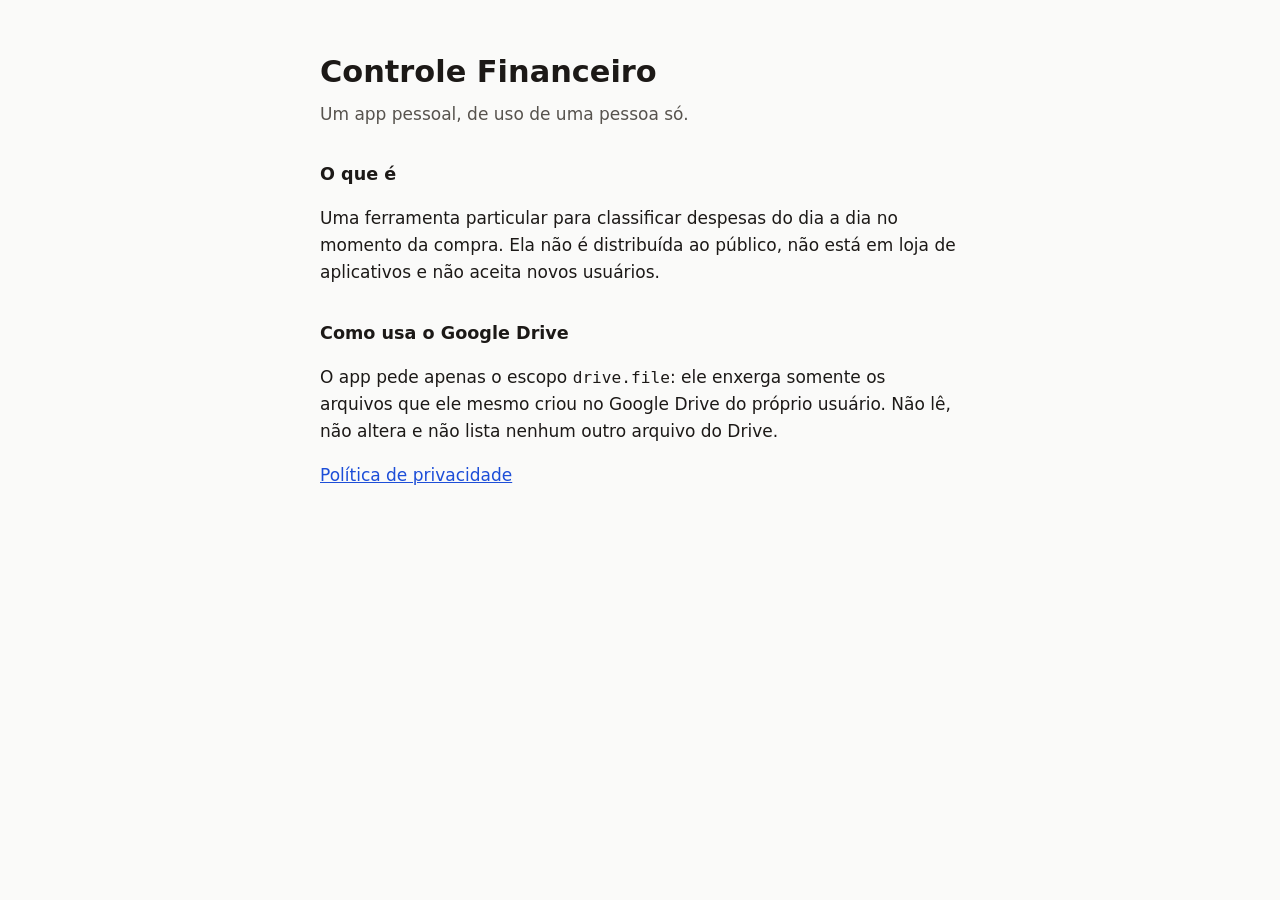
<file: index.html>
<!doctype html>
<html lang="pt-BR">
<head>
  <meta charset="utf-8">
  <meta name="viewport" content="width=device-width, initial-scale=1">
  <meta name="google-site-verification" content="cwz8ij-X32oahuwXoGW2tIBRBdgUCeizoMRhVcBR6Qk" />
  <title>Controle Financeiro — app pessoal</title>
  <link rel="stylesheet" href="estilo.css">
</head>
<body>
  <main>
    <h1>Controle Financeiro</h1>
    <p class="sub">Um app pessoal, de uso de uma pessoa só.</p>

    <h2>O que é</h2>
    <p>
      Uma ferramenta particular para classificar despesas do dia a dia no momento da
      compra. Ela não é distribuída ao público, não está em loja de aplicativos e não
      aceita novos usuários.
    </p>

    <h2>Como usa o Google Drive</h2>
    <p>
      O app pede apenas o escopo <code>drive.file</code>: ele enxerga somente os
      arquivos que ele mesmo criou no Google Drive do próprio usuário. Não lê, não
      altera e não lista nenhum outro arquivo do Drive.
    </p>

    <p><a href="privacidade.html">Política de privacidade</a></p>
  </main>
</body>
</html>
</file>
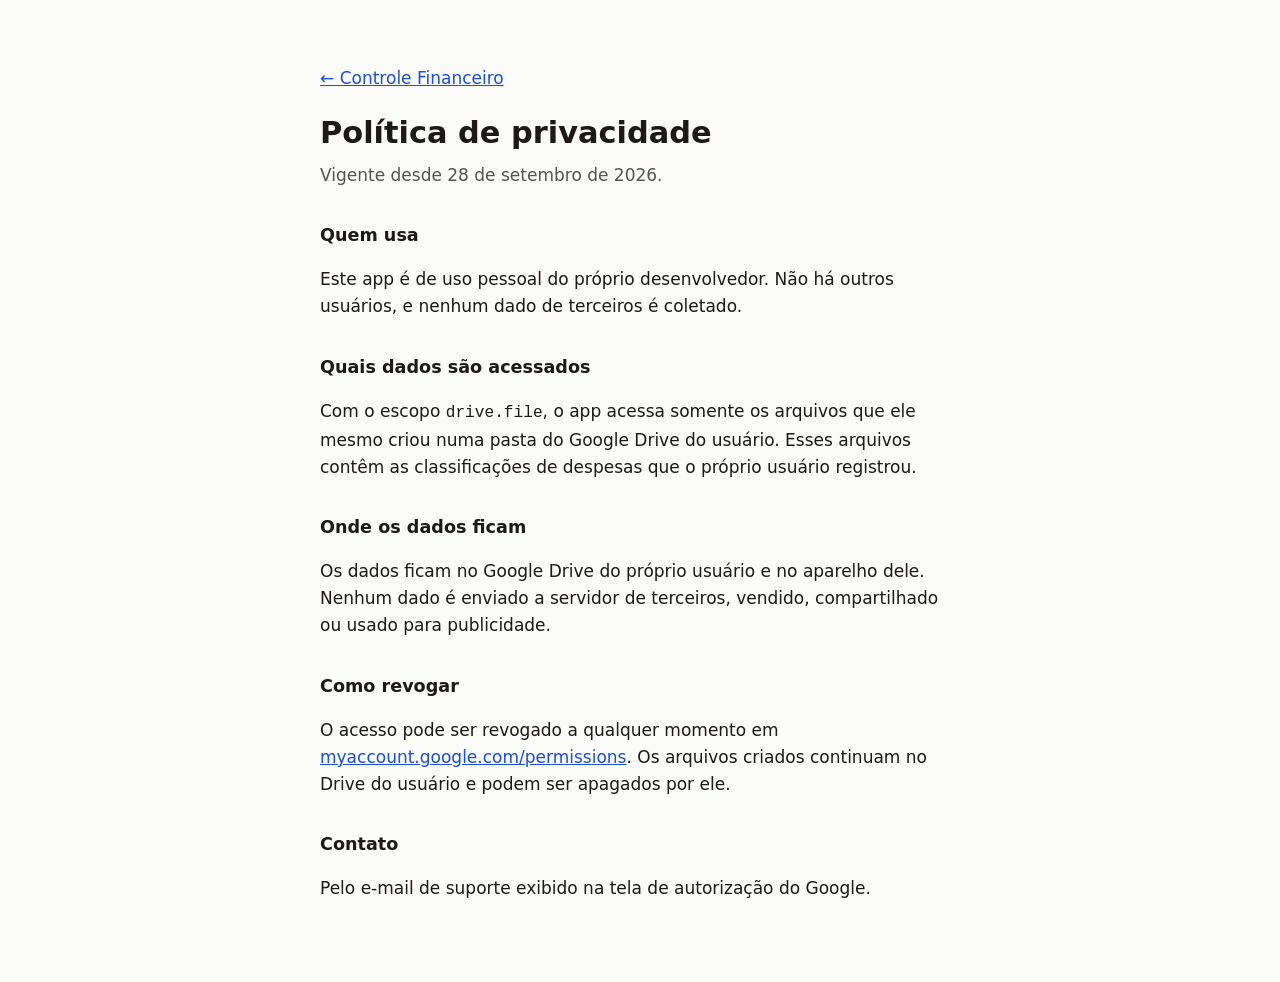
<file: privacidade.html>
<!doctype html>
<html lang="pt-BR">
<head>
  <meta charset="utf-8">
  <meta name="viewport" content="width=device-width, initial-scale=1">
  <title>Política de privacidade — Controle Financeiro</title>
  <link rel="stylesheet" href="estilo.css">
</head>
<body>
  <main>
    <p><a href="index.html">← Controle Financeiro</a></p>
    <h1>Política de privacidade</h1>
    <p class="sub">Vigente desde 28 de setembro de 2026.</p>

    <h2>Quem usa</h2>
    <p>
      Este app é de uso pessoal do próprio desenvolvedor. Não há outros usuários, e
      nenhum dado de terceiros é coletado.
    </p>

    <h2>Quais dados são acessados</h2>
    <p>
      Com o escopo <code>drive.file</code>, o app acessa somente os arquivos que ele
      mesmo criou numa pasta do Google Drive do usuário. Esses arquivos contêm as
      classificações de despesas que o próprio usuário registrou.
    </p>

    <h2>Onde os dados ficam</h2>
    <p>
      Os dados ficam no Google Drive do próprio usuário e no aparelho dele. Nenhum dado
      é enviado a servidor de terceiros, vendido, compartilhado ou usado para
      publicidade.
    </p>

    <h2>Como revogar</h2>
    <p>
      O acesso pode ser revogado a qualquer momento em
      <a href="https://myaccount.google.com/permissions">myaccount.google.com/permissions</a>.
      Os arquivos criados continuam no Drive do usuário e podem ser apagados por ele.
    </p>

    <h2>Contato</h2>
    <p>Pelo e-mail de suporte exibido na tela de autorização do Google.</p>
  </main>
</body>
</html>
</file>
<file: estilo.css>
:root {
  --fundo: #fafaf9;
  --texto: #1c1917;
  --suave: #57534e;
  --link: #1d4ed8;
}
@media (prefers-color-scheme: dark) {
  :root { --fundo: #1c1917; --texto: #f5f5f4; --suave: #a8a29e; --link: #93c5fd; }
}
body {
  margin: 0;
  background: var(--fundo);
  color: var(--texto);
  font: 17px/1.6 system-ui, -apple-system, "Segoe UI", sans-serif;
}
main { max-width: 40rem; margin: 0 auto; padding: 3rem 1rem 4rem; }
h1 { font-size: 1.9rem; margin: 0 0 .25rem; }
h2 { font-size: 1.1rem; margin: 2rem 0 .5rem; }
.sub { color: var(--suave); margin-top: 0; }
a { color: var(--link); }
code { font-size: .95em; }
</file>
